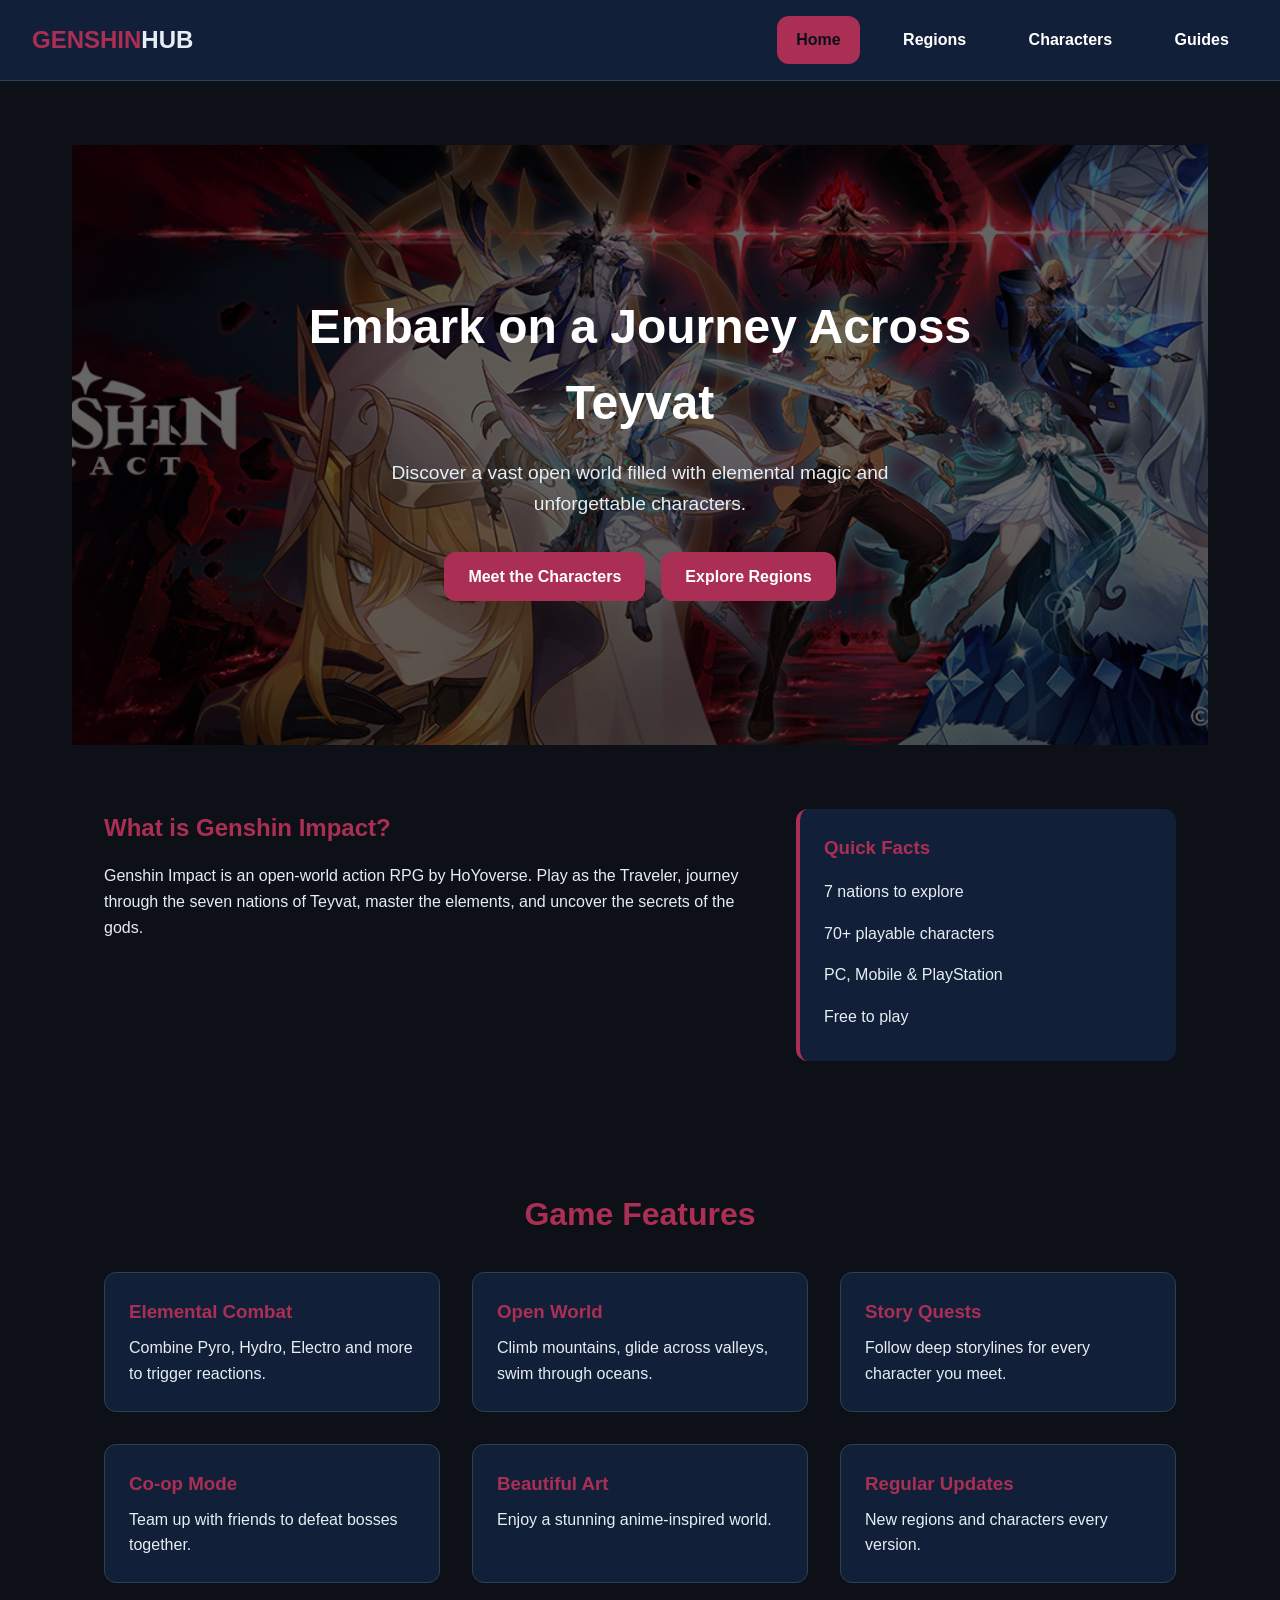
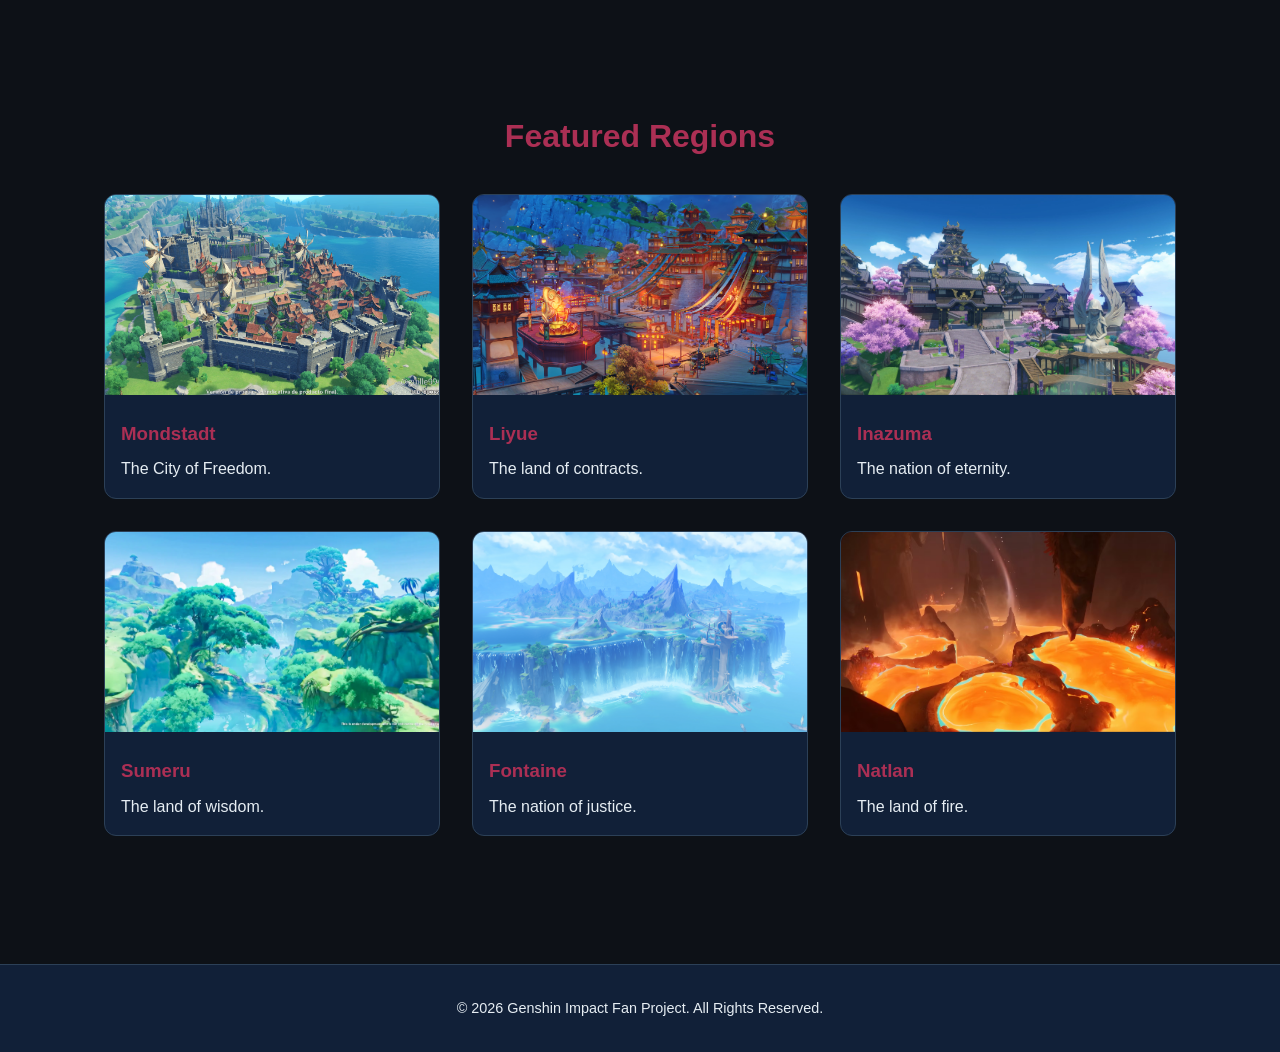
<file: index.html>
<!DOCTYPE html>
<html lang="en">
<head>
  <meta charset="UTF-8" />
  <meta name="viewport" content="width=device-width, initial-scale=1.0" />
  <title>Genshin Impact — Home</title>
  <link rel="stylesheet" href="css/style.css" />
  <link rel="stylesheet" href="css/responsive.css" />
</head>
<body>

  <header class="main-header">
    <div class="logo">
      <h2>GENSHIN<span>HUB</span></h2>
    </div>
    <nav class="nav-menu">
      <a href="index.html" class="active">Home</a>
      <a href="regions.html">Regions</a>
      <a href="characters.html">Characters</a>
      <a href="guides.html">Guides</a>
    </nav>
  </header>

  <main>

    <!-- SECTION 1: HERO (Flexbox) -->
    <section class="hero">
      <img src="images/banner.jpeg" alt="Genshin Impact characters together" class="hero-img" />
      <div class="hero-content">
        <h1>Embark on a Journey Across Teyvat</h1>
        <p>Discover a vast open world filled with elemental magic and unforgettable characters.</p>
        <div class="hero-buttons">
          <a href="characters.html" class="btn">Meet the Characters</a>
          <a href="regions.html" class="btn">Explore Regions</a>
        </div>
      </div>
    </section>

    <!-- SECTION 2: INTRO (Article + Aside) -->
    <section class="intro">
      <article>
        <h2>What is Genshin Impact?</h2>
        <p>
          Genshin Impact is an open-world action RPG by HoYoverse. Play as the
          Traveler, journey through the seven nations of Teyvat, master the
          elements, and uncover the secrets of the gods.
        </p>
      </article>
      <aside>
        <h3>Quick Facts</h3>
        <ul>
          <li>7 nations to explore</li>
          <li>70+ playable characters</li>
          <li>PC, Mobile & PlayStation</li>
          <li>Free to play</li>
        </ul>
      </aside>
    </section>

    <!-- SECTION 3: FEATURES (Grid — 6 items) -->
    <section class="features">
      <h2>Game Features</h2>
      <div class="features-grid">
        <article class="feature-card">
          <h3>Elemental Combat</h3>
          <p>Combine Pyro, Hydro, Electro and more to trigger reactions.</p>
        </article>
        <article class="feature-card">
          <h3>Open World</h3>
          <p>Climb mountains, glide across valleys, swim through oceans.</p>
        </article>
        <article class="feature-card">
          <h3>Story Quests</h3>
          <p>Follow deep storylines for every character you meet.</p>
        </article>
        <article class="feature-card">
          <h3>Co-op Mode</h3>
          <p>Team up with friends to defeat bosses together.</p>
        </article>
        <article class="feature-card">
          <h3>Beautiful Art</h3>
          <p>Enjoy a stunning anime-inspired world.</p>
        </article>
        <article class="feature-card">
          <h3>Regular Updates</h3>
          <p>New regions and characters every version.</p>
        </article>
      </div>
    </section>

    <!-- SECTION 4: HOME REGIONS (Grid — 6 items) -->
    <section class="home-regions">
      <h2>Featured Regions</h2>
      <div class="home-regions-grid">
        <figure class="home-region-card">
          <img src="images/mondstadt.png" alt="Mondstadt city" />
          <figcaption>
            <h3>Mondstadt</h3>
            <p>The City of Freedom.</p>
          </figcaption>
        </figure>
        <figure class="home-region-card">
          <img src="images/liyue.jpg" alt="Liyue harbor" />
          <figcaption>
            <h3>Liyue</h3>
            <p>The land of contracts.</p>
          </figcaption>
        </figure>
        <figure class="home-region-card">
          <img src="images/inazuma.jpg" alt="Inazuma islands" />
          <figcaption>
            <h3>Inazuma</h3>
            <p>The nation of eternity.</p>
          </figcaption>
        </figure>
        <figure class="home-region-card">
          <img src="images/sumeru.jpg" alt="Sumeru rainforest" />
          <figcaption>
            <h3>Sumeru</h3>
            <p>The land of wisdom.</p>
          </figcaption>
        </figure>
        <figure class="home-region-card">
          <img src="images/fontaine.jpg" alt="Fontaine canals" />
          <figcaption>
            <h3>Fontaine</h3>
            <p>The nation of justice.</p>
          </figcaption>
        </figure>
        <figure class="home-region-card">
          <img src="images/natlan.jpg" alt="Natlan volcanoes" />
          <figcaption>
            <h3>Natlan</h3>
            <p>The land of fire.</p>
          </figcaption>
        </figure>
      </div>
    </section>

  </main>

  <footer class="main-footer">
    <p>&copy; 2026 Genshin Impact Fan Project. All Rights Reserved.</p>
  </footer>

</body>
</html>
</file>
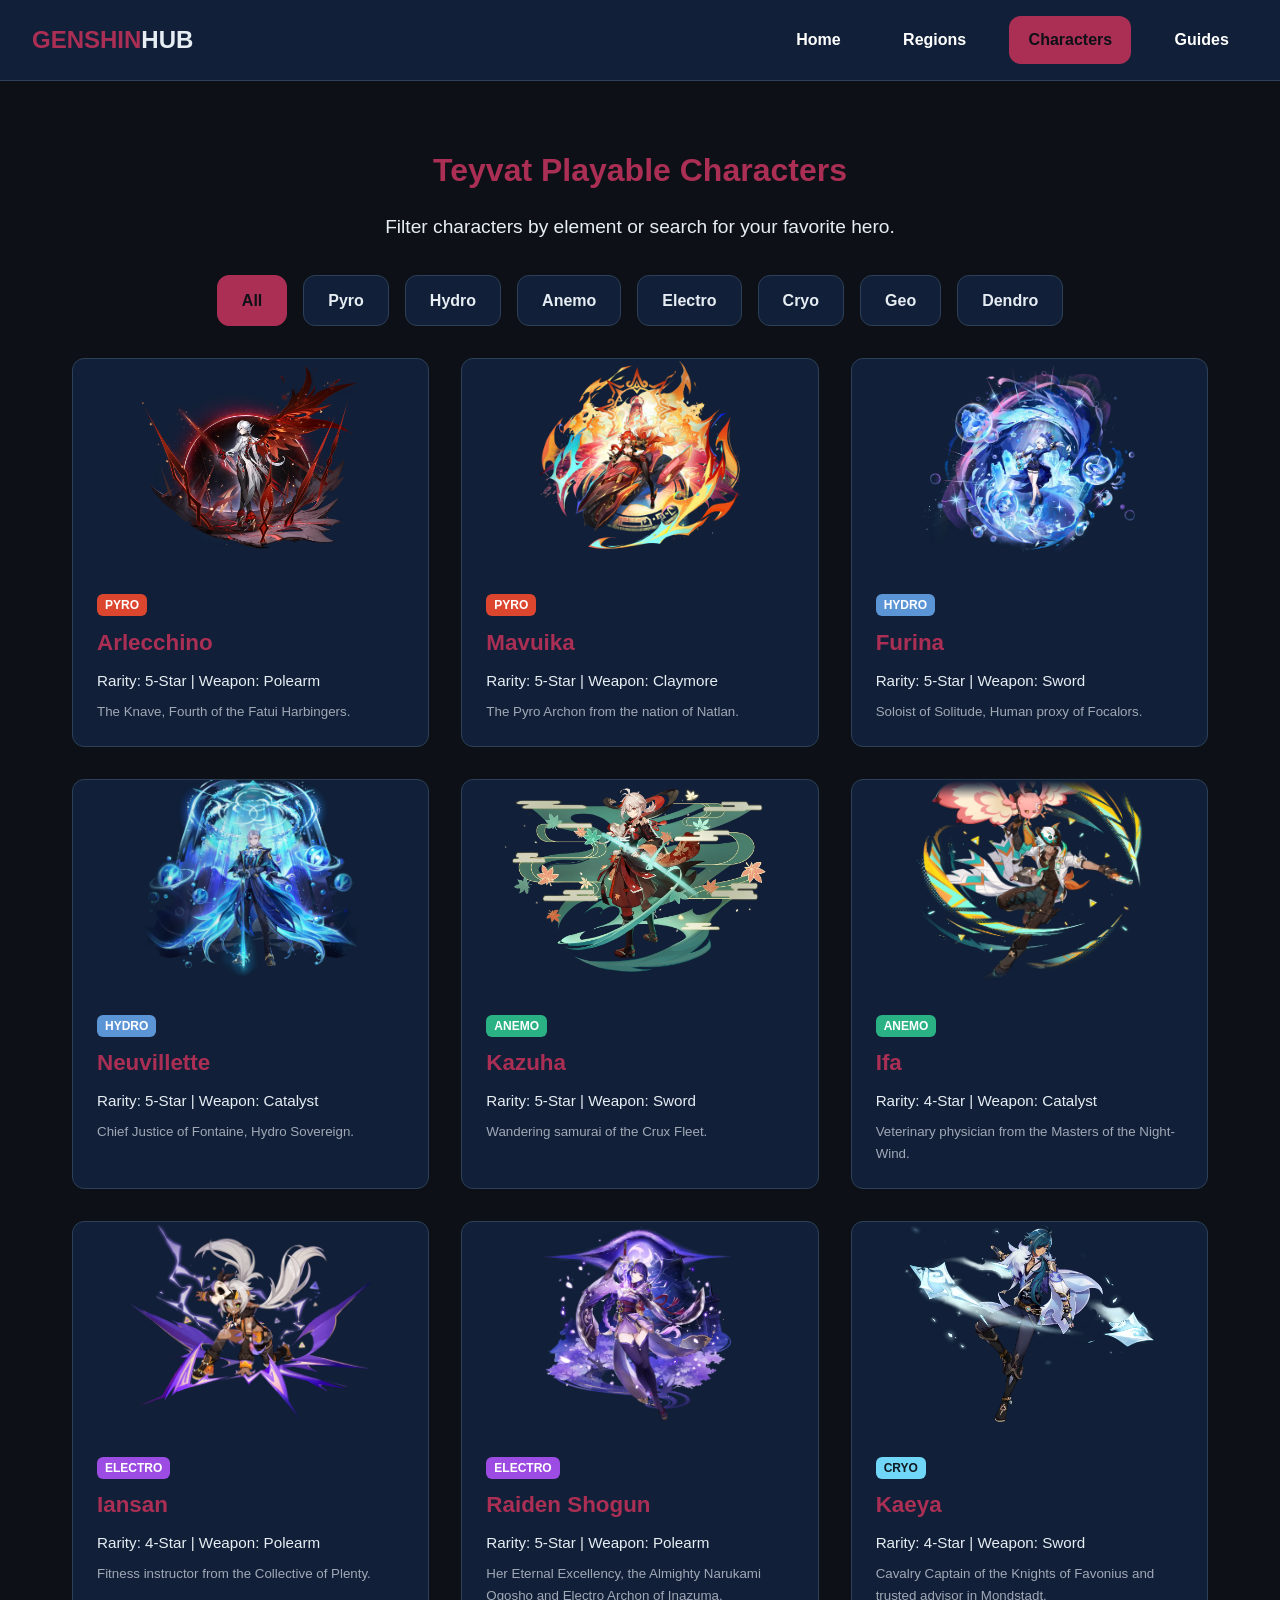
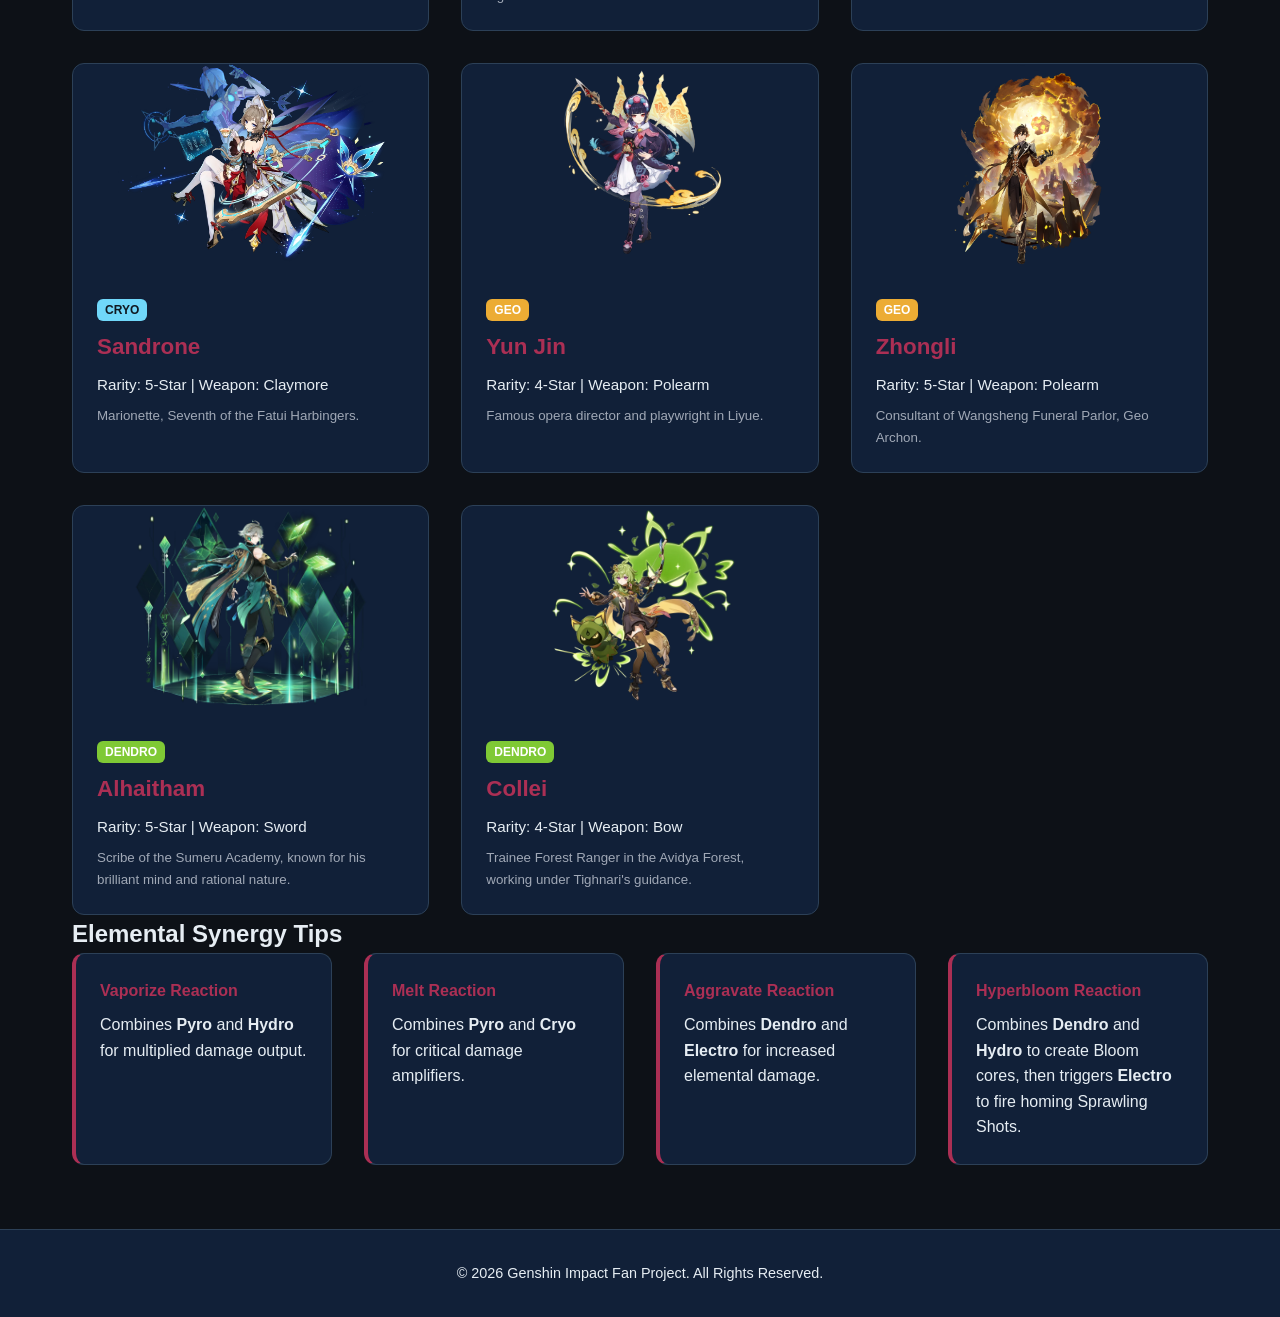
<file: characters.html>
<!DOCTYPE html>
<html lang="en">
<head>
    <meta charset="UTF-8">
    <meta name="viewport" content="width=device-width, initial-scale=1.0">

    <title>Genshin Fan Website</title>

    <link rel="stylesheet" href="css/style.css">
    <link rel="stylesheet" href="css/responsive.css">
</head>

<body>

<header class="main-header">
    <div class="logo">
        <h2>GENSHIN<span>HUB</h2>
    </div>
    <nav class="nav-menu">
        <a href="index.html">Home</a>
        <a href="regions.html">Regions</a>
        <a href="characters.html" class="active">Characters</a>
        <a href="guides.html">Guides</a>
    </nav>
</header>

<main>
    
    <input type="radio" name="element-filter" id="all" checked>
    <input type="radio" name="element-filter" id="pyro">
    <input type="radio" name="element-filter" id="hydro">
    <input type="radio" name="element-filter" id="anemo">
    <input type="radio" name="element-filter" id="electro">
    <input type="radio" name="element-filter" id="cryo">
    <input type="radio" name="element-filter" id="geo">
    <input type="radio" name="element-filter" id="dendro">

    <!-- SECTION 1 -->
    <section class="filter-section">
        <h1>Teyvat Playable Characters</h1>
        <p>Filter characters by element or search for your favorite hero.</p>

        <div class="filter-bar">
            <label for="all" class="filter-btn">All</label>
            <label for="pyro" class="filter-btn">Pyro</label>
            <label for="hydro" class="filter-btn">Hydro</label>
            <label for="anemo" class="filter-btn">Anemo</label>
            <label for="electro" class="filter-btn">Electro</label>
            <label for="cryo" class="filter-btn">Cryo</label>
            <label for="geo" class="filter-btn">Geo</label>
            <label for="dendro" class="filter-btn">Dendro</label>
        </div>
    </section>

    <!-- SECTION 2 -->
    <section class="character-display">
        <div class="character-grid">

            <!-- Card 1 -->
            <article class="char-card" data-element="pyro">
                <img src="images/Arlecchino.webp.webp" alt="Arlecchino">
                <div class="char-info">
                    <span class="badge pyro">Pyro</span>
                    <h3>Arlecchino</h3>
                    <p>Rarity: 5-Star | Weapon: Polearm</p>
                    <small>The Knave, Fourth of the Fatui Harbingers.</small>
                </div>
            </article>

            <!-- Card 2 -->
            <article class="char-card" data-element="pyro">
                <img src="images/Mavuika.webp.webp" alt="Mavuika">
                <div class="char-info">
                    <span class="badge pyro">Pyro</span>
                    <h3>Mavuika</h3>
                    <p>Rarity: 5-Star | Weapon: Claymore</p>
                    <small>The Pyro Archon from the nation of Natlan.</small>
                </div>
            </article>

            <!-- Card 3 -->
            <article class="char-card" data-element="hydro">
                <img src="images/Furina.webp.webp" alt="Furina">
                <div class="char-info">
                    <span class="badge hydro">Hydro</span>
                    <h3>Furina</h3>
                    <p>Rarity: 5-Star | Weapon: Sword</p>
                    <small>Soloist of Solitude, Human proxy of Focalors.</small>
                </div>
            </article>

            <!-- Card 4 -->
            <article class="char-card" data-element="hydro">
                <img src="images/Neuvillette.webp.webp" alt="Neuvillette">
                <div class="char-info">
                    <span class="badge hydro">Hydro</span>
                    <h3>Neuvillette</h3>
                    <p>Rarity: 5-Star | Weapon: Catalyst</p>
                    <small>Chief Justice of Fontaine, Hydro Sovereign.</small>
                </div>
            </article>

            <!-- Card 5 -->
            <article class="char-card" data-element="anemo">
                <img src="images/Kazuha.webp.webp" alt="Kazuha">
                <div class="char-info">
                    <span class="badge anemo">Anemo</span>
                    <h3>Kazuha</h3>
                    <p>Rarity: 5-Star | Weapon: Sword</p>
                    <small>Wandering samurai of the Crux Fleet.</small>
                </div>
            </article>

            <!-- Card 6 -->
            <article class="char-card" data-element="anemo">
                <img src="images/Ifa.webp" alt="Ifa">
                <div class="char-info">
                    <span class="badge anemo">Anemo</span>
                    <h3>Ifa</h3>
                    <p>Rarity: 4-Star | Weapon: Catalyst</p>
                    <small>Veterinary physician from the Masters of the Night-Wind.</small>
                </div>
            </article>

            <!-- Card 7 -->
             <article class="char-card" data-element="electro">
                <img src="images/Iansan.webp" alt="Iansan">
                <div class="char-info">
                    <span class="badge electro">Electro</span>
                    <h3>Iansan</h3>
                    <p>Rarity: 4-Star | Weapon: Polearm</p>
                    <small>Fitness instructor from the Collective of Plenty.</small>
                </div>
            </article>

            <!-- Card 8 -->
             <article class="char-card" data-element="electro">
                <img src="images/Raiden.webp.webp" alt="Raiden Shogun">
                <div class="char-info">
                    <span class="badge electro">Electro</span>
                    <h3>Raiden Shogun</h3>
                    <p>Rarity: 5-Star | Weapon: Polearm</p>
                    <small>Her Eternal Excellency, the Almighty Narukami Ogosho and Electro Archon of Inazuma.</small>
                </div>
            </article>

            <!-- Card 9 -->
            <article class="char-card" data-element="cryo">
                <img src="images/Kaeya.webp.webp" alt="Kaeya">
                <div class="char-info">
                    <span class="badge cryo">Cryo</span>
                    <h3>Kaeya</h3>
                    <p>Rarity: 4-Star | Weapon: Sword</p>
                    <small>Cavalry Captain of the Knights of Favonius and trusted advisor in Mondstadt.</small>
                </div>
            </article>

            <!-- Card 10 -->
            <article class="char-card" data-element="cryo">
                <img src="images/Sandrone.webp" alt="Sandrone">
                <div class="char-info">
                    <span class="badge cryo">Cryo</span>
                    <h3>Sandrone</h3>
                    <p>Rarity: 5-Star | Weapon: Claymore</p>
                    <small>Marionette, Seventh of the Fatui Harbingers.</small>
                </div>
            </article>

            <!-- Card 11 -->
            <article class="char-card" data-element="geo">
                <img src="images/Yun Jin.webp" alt="Yun Jin">
                <div class="char-info">
                    <span class="badge geo">Geo</span>
                    <h3>Yun Jin</h3>
                    <p>Rarity: 4-Star | Weapon: Polearm</p>
                    <small>Famous opera director and playwright in Liyue.</small>
                </div>
            </article>

            <!-- Card 12 -->
            <article class="char-card" data-element="geo">
                <img src="images/Zhongli.webp.webp" alt="Zhongli">
                <div class="char-info">
                    <span class="badge geo">Geo</span>
                    <h3>Zhongli</h3>
                    <p>Rarity: 5-Star | Weapon: Polearm</p>
                    <small>Consultant of Wangsheng Funeral Parlor, Geo Archon.</small>
                </div>
            </article>

            <!-- Card 13 -->
            <article class="char-card" data-element="dendro">
                <img src="images/Alhaitham.webp" alt="Alhaitham">
                <div class="char-info">
                    <span class="badge dendro">Dendro</span>
                    <h3>Alhaitham</h3>
                    <p>Rarity: 5-Star | Weapon: Sword</p>
                    <small>Scribe of the Sumeru Academy, known for his brilliant mind and rational nature.</small>
                </div>
            </article>

            <!-- Card 14 -->
            <article class="char-card" data-element="dendro">
                <img src="images/Collei.webp" alt="Collei">
                <div class="char-info">
                    <span class="badge dendro">Dendro</span>
                    <h3>Collei</h3>
                    <p>Rarity: 4-Star | Weapon: Bow</p>
                    <small>Trainee Forest Ranger in the Avidya Forest, working under Tighnari's guidance.</small>
                </div>
            </article>
        </div>
    </section>

    <!-- SECTION 3 -->
    <section class="elemantal-resonance">
        <h2>Elemental Synergy Tips</h2>
        <div class="synergy-container">
            <div class="synergy-box">
                <h4>Vaporize Reaction</h4>
                <p>Combines <strong>Pyro</strong> and <strong>Hydro</strong> for multiplied damage output.</p>
            </div>
            <div class="synergy-box">
                <h4>Melt Reaction</h4>
                <p>Combines <strong>Pyro</strong> and <strong>Cryo</strong> for critical damage amplifiers.</p>
            </div>
            <div class="synergy-box">
                <h4>Aggravate Reaction</h4>
                <p>Combines <strong>Dendro</strong> and <strong>Electro</strong> for increased elemental damage.</p>
            </div>
            <div class="synergy-box">
                <h4>Hyperbloom Reaction</h4>
                <p>Combines <strong>Dendro</strong> and <strong>Hydro</strong> to create Bloom cores, then triggers <strong>Electro</strong> to fire homing Sprawling Shots.</p>
            </div>
        </div>
    </section>
</main>

<footer class="main-footer">
    <p>&copy; 2026 Genshin Impact Fan Project. All Rights Reserved.</p>

</footer>

</body>
</html>
</file>
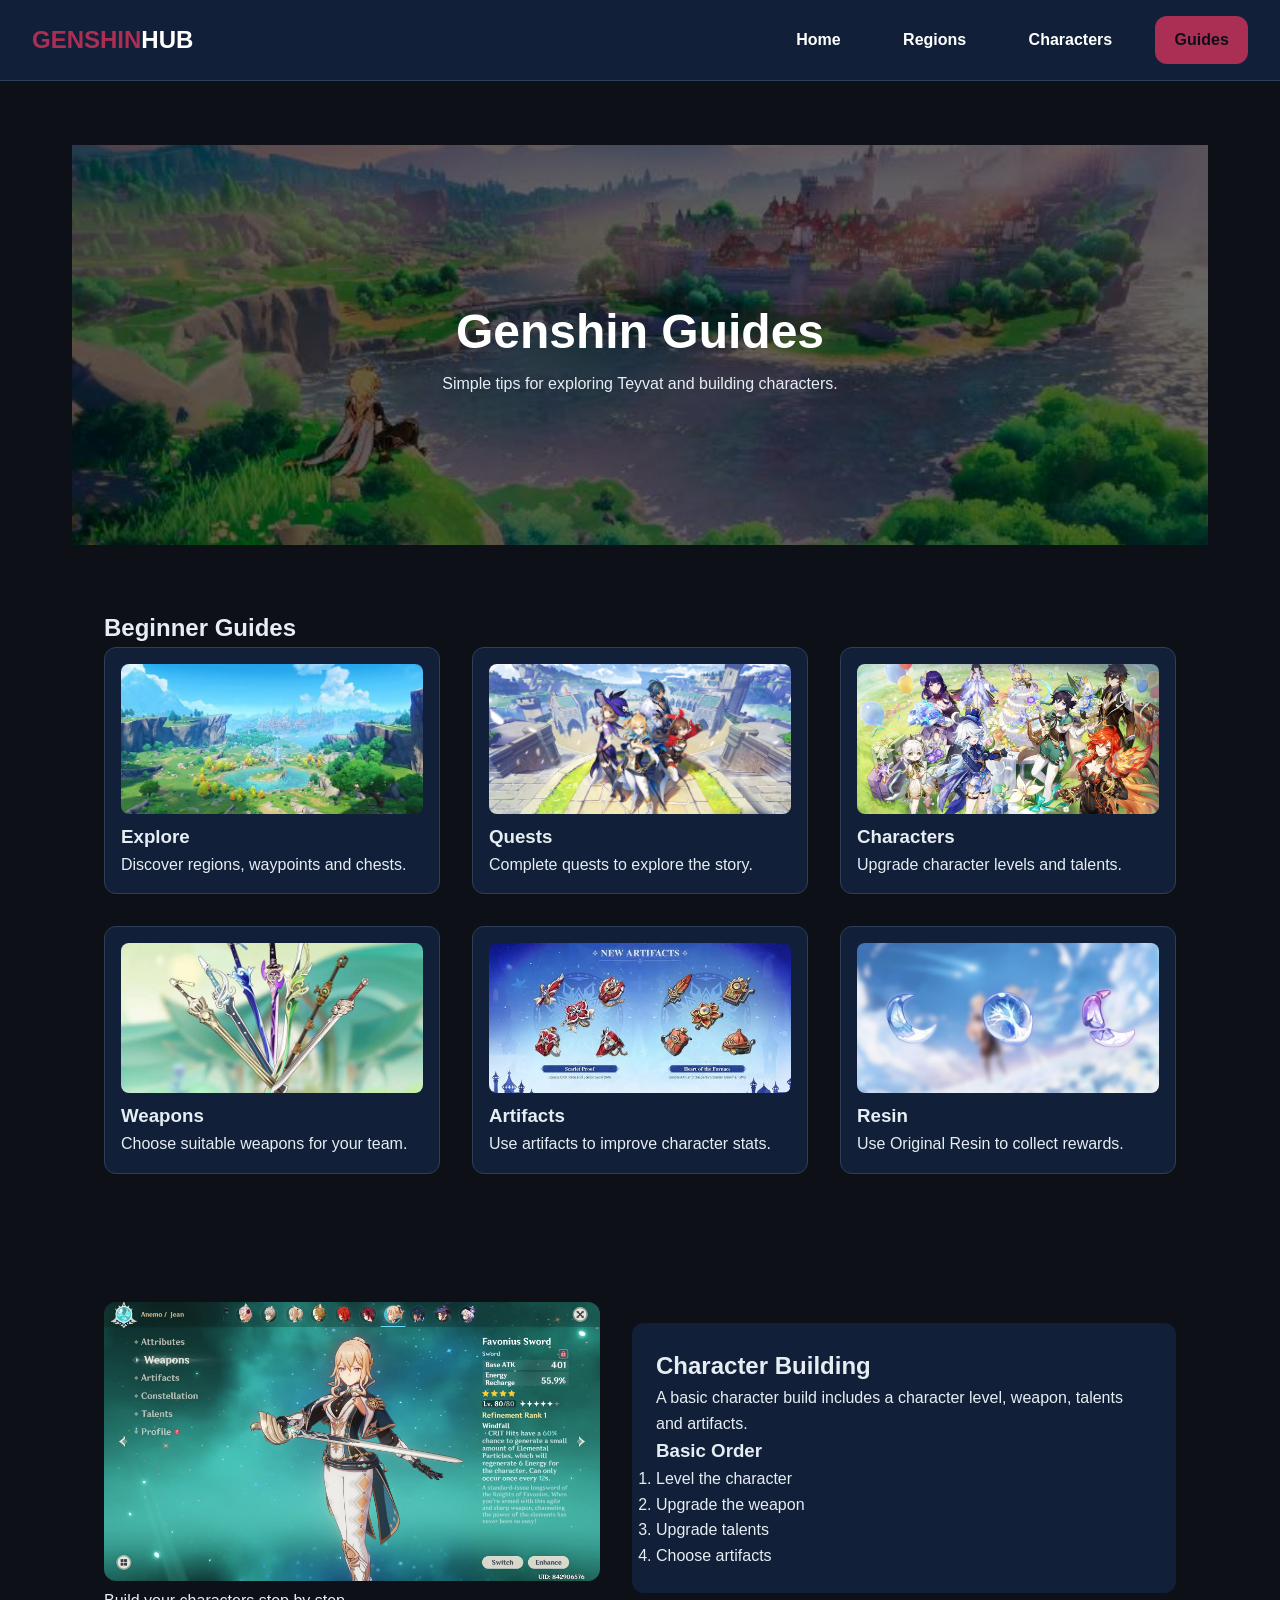
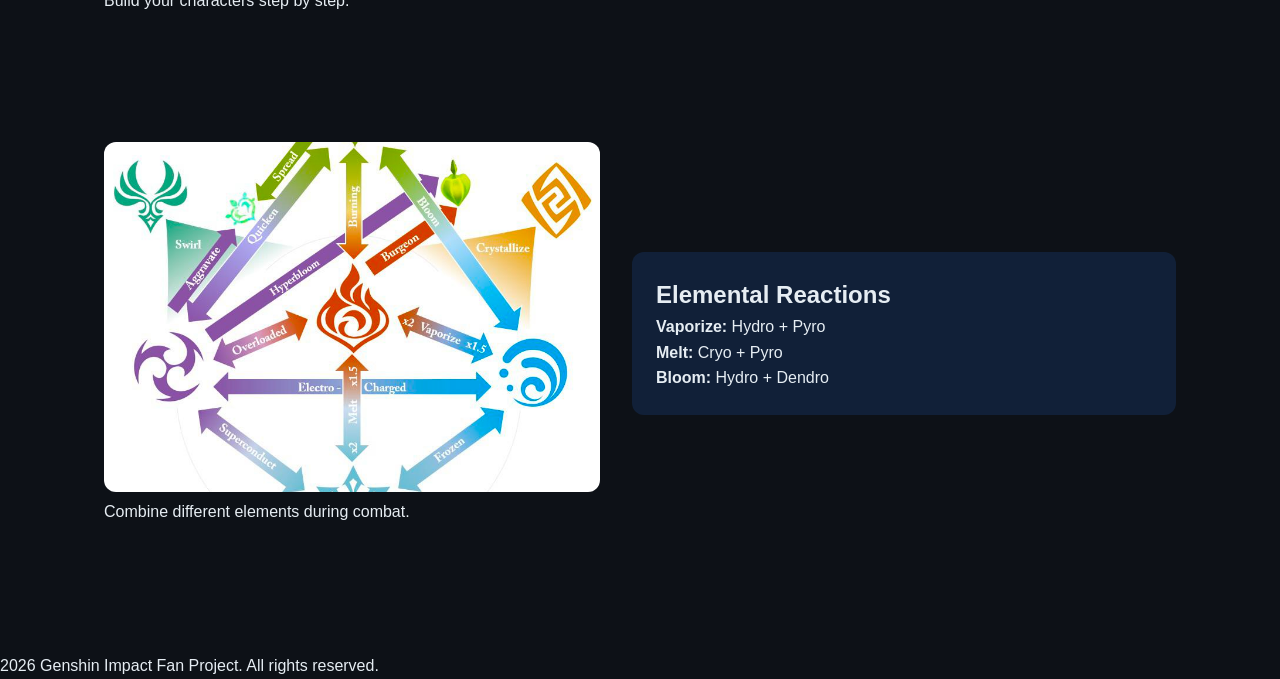
<file: guides.html>
<!DOCTYPE html>
<html lang="en">

<head>
    <meta charset="UTF-8">
    <meta name="viewport" content="width=device-width, initial-scale=1.0">

    <title>Genshin Fan Website | Guides</title>

    <link rel="stylesheet" href="css/style.css">
    <link rel="stylesheet" href="css/responsive.css">
</head>

<body>

<header class="site-header">

    <a href="index.html" class="logo">
        GENSHIN<span>HUB</span>
    </a>

    <nav>
        <ul class="nav-menu">
            <li><a href="index.html">Home</a></li>
            <li><a href="regions.html">Regions</a></li>
            <li><a href="characters.html">Characters</a></li>
            <li><a href="guides.html" class="active">Guides</a></li>
        </ul>
    </nav>

</header>

<main>


    <section class="guide-hero">

        <img src="images/genshinFon.jpg" alt="Genshin Impact world">

        <div>
            <h1>Genshin Guides</h1>
            <p>Simple tips for exploring Teyvat and building characters.</p>
        </div>

    </section>


    <section class="guides">

        <h2>Beginner Guides</h2>

        <div class="guides-grid">

            <article class="guide-card">
                <img src="images/explore.jpg" alt="Exploring Teyvat">
                <h3>Explore</h3>
                <p>Discover regions, waypoints and chests.</p>
            </article>

            <article class="guide-card">
                <img src="images/gFon.webp" alt="Genshin Impact quests">
                <h3>Quests</h3>
                <p>Complete quests to explore the story.</p>
            </article>

            <article class="guide-card">
                <img src="images/chara.webp" alt="Genshin Impact characters">
                <h3>Characters</h3>
                <p>Upgrade character levels and talents.</p>
            </article>

            <article class="guide-card">
                <img src="images/weap.jpg" alt="Genshin Impact weapons">
                <h3>Weapons</h3>
                <p>Choose suitable weapons for your team.</p>
            </article>

            <article class="guide-card">
                <img src="images/artif.jpg" alt="Genshin Impact artifacts">
                <h3>Artifacts</h3>
                <p>Use artifacts to improve character stats.</p>
            </article>

            <article class="guide-card">
                <img src="images/resin.avif" alt="Original Resin">
                <h3>Resin</h3>
                <p>Use Original Resin to collect rewards.</p>
            </article>

        </div>

    </section>

    <section class="guide-build">

        <figure>
            <img src="images/charaBuild.webp" alt="Genshin Impact character building">
            <figcaption>Build your characters step by step.</figcaption>
        </figure>

        <article>

            <h2>Character Building</h2>

            <p>
                A basic character build includes a character level,
                weapon, talents and artifacts.
            </p>

            <aside>
                <h3>Basic Order</h3>

                <ol>
                    <li>Level the character</li>
                    <li>Upgrade the weapon</li>
                    <li>Upgrade talents</li>
                    <li>Choose artifacts</li>
                </ol>
            </aside>

        </article>

    </section>


    <section class="guide-elements">

        <figure>
            <img src="images/react.jpg" alt="Genshin Impact elemental reactions">
            <figcaption>Combine different elements during combat.</figcaption>
        </figure>

        <article>

            <h2>Elemental Reactions</h2>

            <p>
                <strong>Vaporize:</strong> Hydro + Pyro
            </p>

            <p>
                <strong>Melt:</strong> Cryo + Pyro
            </p>

            <p>
                <strong>Bloom:</strong> Hydro + Dendro
            </p>

        </article>

    </section>

</main>


<footer class="site-footer">
    <p>2026 Genshin Impact Fan Project. All rights reserved.</p>
</footer>

</body>
</html>
</file>
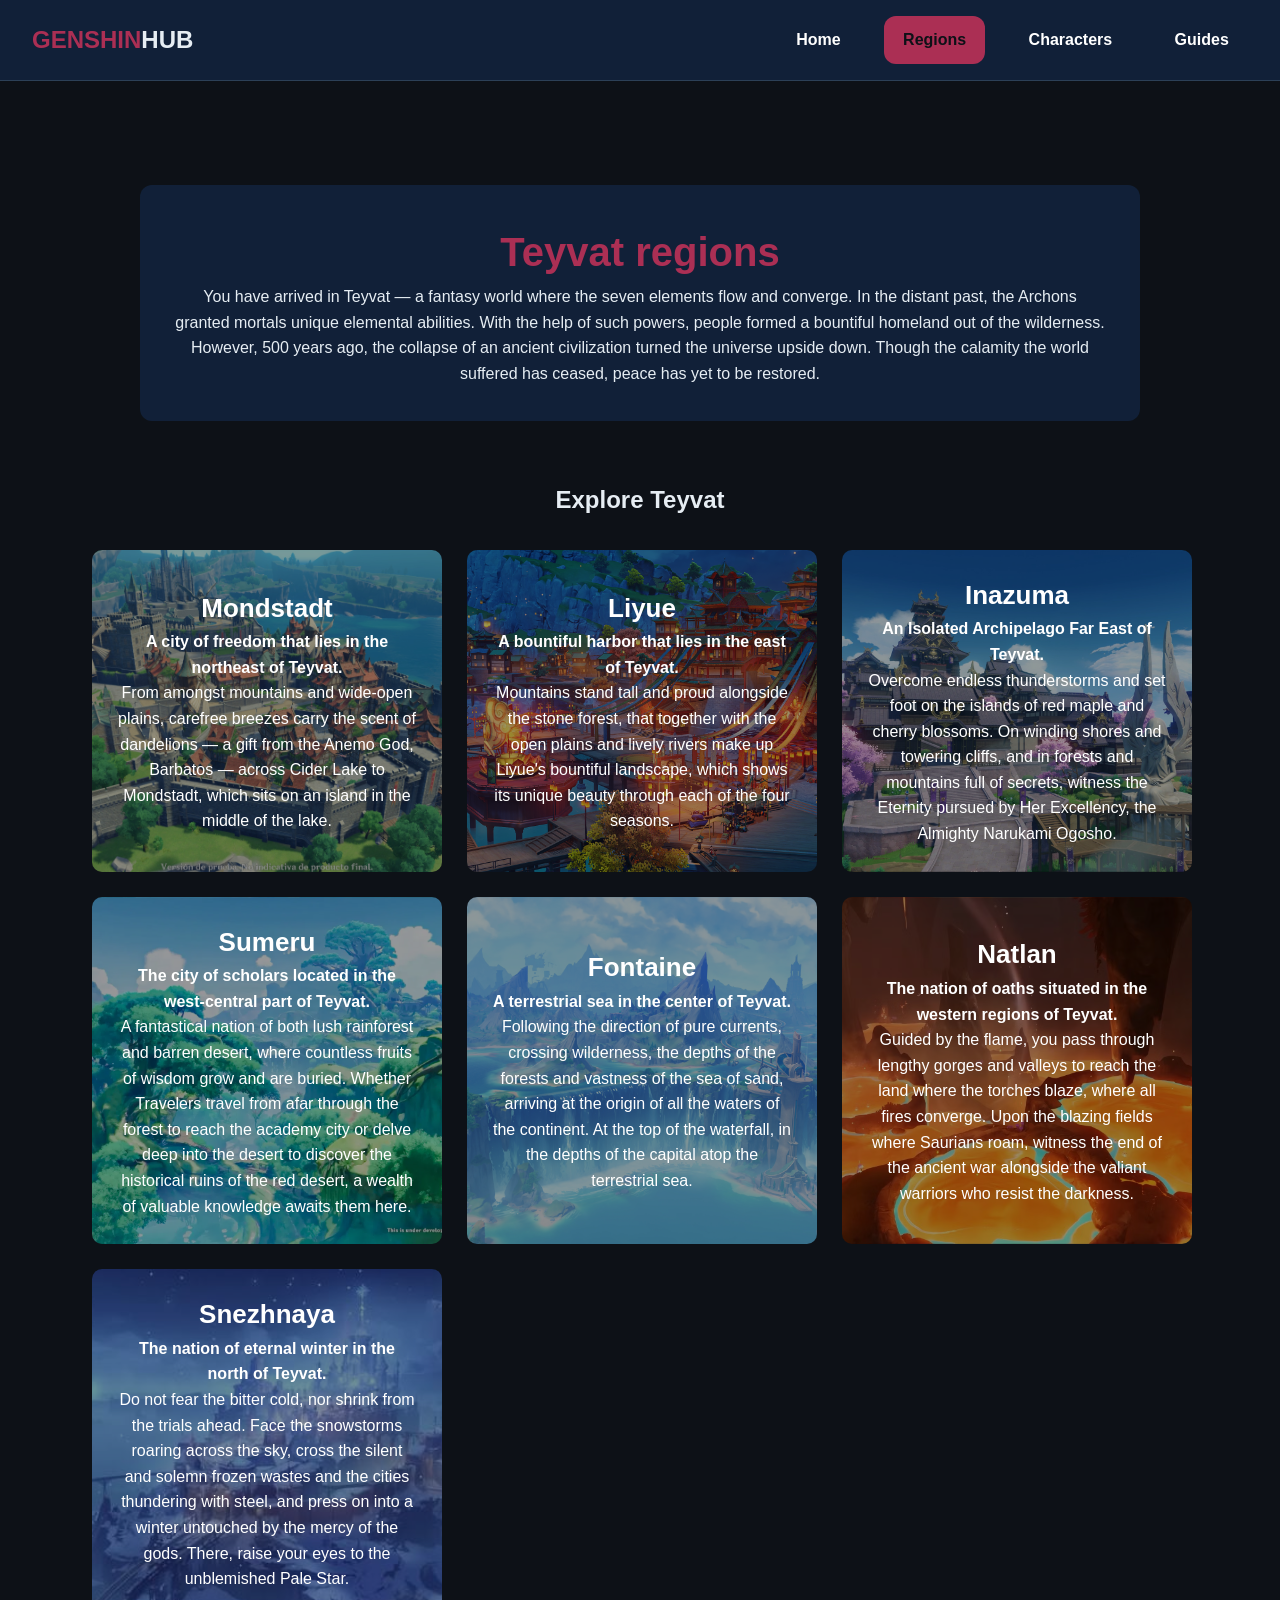
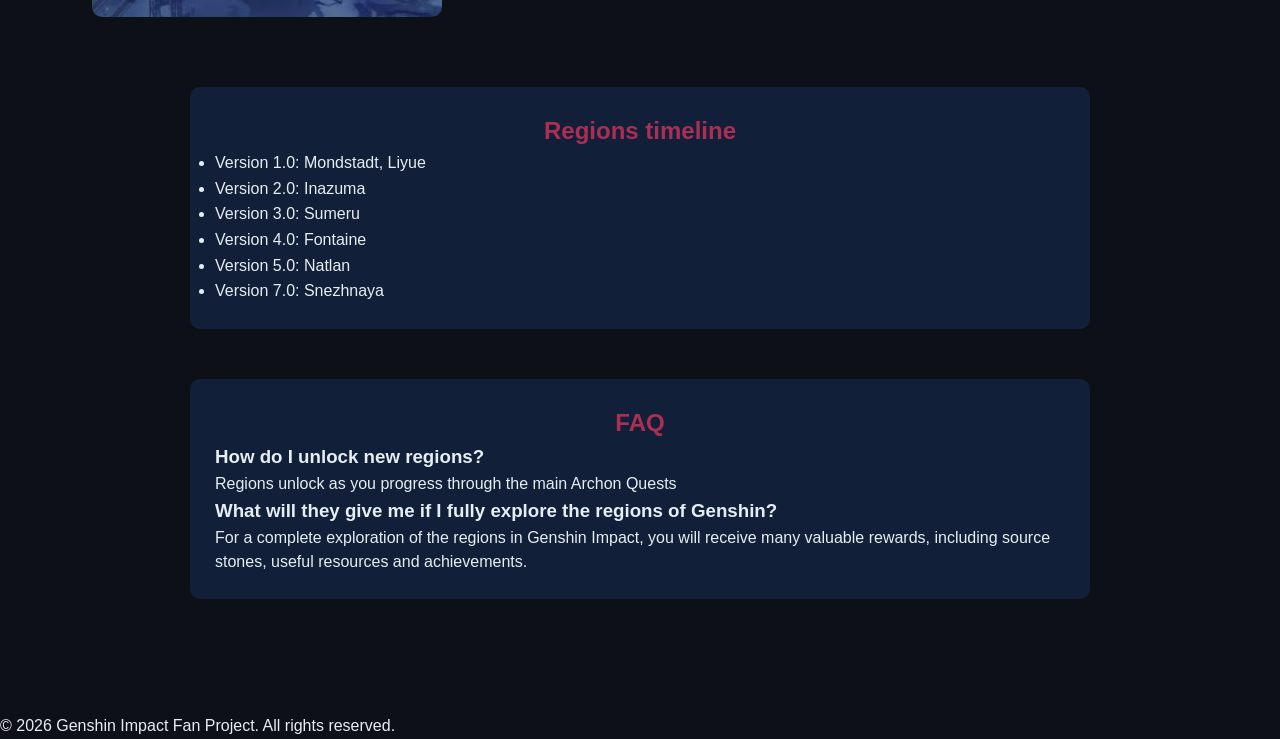
<file: regions.html>
<!DOCTYPE html>
<html lang="en">
<head>
    <meta charset="UTF-8">
    <meta name="viewport" content="width=device-width, initial-scale=1.0">

    <title>Genshin regions</title>

    <link rel="stylesheet" href="css/style.css">
    <link rel="stylesheet" href="css/responsive.css">
</head>

<body>

<header class="main-header">
    <div class="logo">
        <h2>GENSHIN<span>HUB</h2>
    </div>
    <nav class="nav-menu">
        <a href="index.html">Home</a>
        <a href="regions.html" class="active">Regions</a>
        <a href="characters.html">Characters</a>
        <a href="guides.html">Guides</a>
    </nav>
</header>

<main>
    <div class="regions0">
            <h1>Teyvat regions</h1>
            <p>You have arrived in Teyvat — a fantasy world where the seven elements flow and converge. In the distant past, the Archons granted mortals unique elemental abilities. With the help of such powers, people formed a bountiful homeland out of the wilderness. However, 500 years ago, the collapse of an ancient civilization turned the universe upside down. Though the calamity the world suffered has ceased, peace has yet to be restored.</p>
    </div>

    <div class="regions">
        <h2>Explore Teyvat</h2>

        <div class="region-grid">

                <div class="mondstadt-card">
                    <h3>Mondstadt</h3>
                    <h4>A city of freedom that lies in the northeast of Teyvat.</h4>
                    <p>From amongst mountains and wide-open plains, carefree breezes carry the scent of dandelions — a gift from the Anemo God, Barbatos — across Cider Lake to Mondstadt, which sits on an island in the middle of the lake.</p>
                </div>
                <div class="liyue-card">
                    <h3>Liyue</h3>
                    <h4>A bountiful harbor that lies in the east of Teyvat.</h4>
                    <p>Mountains stand tall and proud alongside the stone forest, that together with the open plains and lively rivers make up Liyue's bountiful landscape, which shows its unique beauty through each of the four seasons.</p>
                </div>
                <div class="inazuma-card">
                    <h3>Inazuma</h3>
                    <h4>An Isolated Archipelago Far East of Teyvat.</h4>
                    <p>Overcome endless thunderstorms and set foot on the islands of red maple and cherry blossoms. On winding shores and towering cliffs, and in forests and mountains full of secrets, witness the Eternity pursued by Her Excellency, the Almighty Narukami Ogosho.</p>
                </div>
                <div class="sumeru-card">
                    <h3>Sumeru</h3>
                    <h4>The city of scholars located in the west-central part of Teyvat.</h4>
                    <p>A fantastical nation of both lush rainforest and barren desert, where countless fruits of wisdom grow and are buried. Whether Travelers travel from afar through the forest to reach the academy city or delve deep into the desert to discover the historical ruins of the red desert, a wealth of valuable knowledge awaits them here.</p>
                </div>
                <div class="fontaine-card">
                    <h3>Fontaine</h3>
                    <h4>A terrestrial sea in the center of Teyvat.</h4>
                    <p>Following the direction of pure currents, crossing wilderness, the depths of the forests and vastness of the sea of sand, arriving at the origin of all the waters of the continent. At the top of the waterfall, in the depths of the capital atop the terrestrial sea.</p>
                </div>
                <div class="natlan-card">
                    <h3>Natlan</h3>
                    <h4>The nation of oaths situated in the western regions of Teyvat.</h4>
                    <p>Guided by the flame, you pass through lengthy gorges and valleys to reach the land where the torches blaze, where all fires converge. Upon the blazing fields where Saurians roam, witness the end of the ancient war alongside the valiant warriors who resist the darkness.</p>
                </div>
                <div class="snezhnaya-card">
                    <h3>Snezhnaya</h3>
                    <h4>The nation of eternal winter in the north of Teyvat.</h4>
                    <p>Do not fear the bitter cold, nor shrink from the trials ahead. Face the snowstorms roaring across the sky, cross the silent and solemn frozen wastes and the cities thundering with steel, and press on into a winter untouched by the mercy of the gods. There, raise your eyes to the unblemished Pale Star.</p>
                </div>
        </div>
    </div>

    <div class="timeline">
        <h2>Regions timeline</h2>
        <ul class="timeline-list">
            <li>Version 1.0: Mondstadt, Liyue</li>
            <li>Version 2.0: Inazuma</li>
            <li>Version 3.0: Sumeru</li>
            <li>Version 4.0: Fontaine</li>
            <li>Version 5.0: Natlan</li>
            <li>Version 7.0: Snezhnaya</li>
        </ul>
    </div>

    <div class="faq">
        <h2>FAQ</h2>
        <h3>How do I unlock new regions?</h3>
        <p>Regions unlock as you progress through the main Archon Quests</p>
        <h3>What will they give me if I fully explore the regions of Genshin?</h3>
        <p>For a complete exploration of the regions in Genshin Impact, you will receive many valuable rewards, including source stones, useful resources and achievements.</p>
    </div>
</main>

<footer class="site-footer">
    <p>&copy; 2026 Genshin Impact Fan Project. All rights reserved.</p>
  </footer>

</body>
</html>
</file>
<file: css/style.css>
* {
  margin: 0;
  padding: 0;
  box-sizing: border-box;
}

body {
  font-family: 'Segoe UI', sans-serif;
  background-color: #0d1117;
  color: #e6edf3;
  line-height: 1.6;
}

a {
  text-decoration: none;
  color: #ab2f54;
}

a:hover,
a:focus {
  color: #133a67;
  outline: 2px solid #02234a;
  outline-offset: 2px;
}

/* HEADER */
.main-header {
  display: flex;
  justify-content: space-between;
  align-items: center;
  flex-wrap: wrap;
  gap: 1rem;
  padding: 1rem 2rem;
  background-color: #112038;
  border-bottom: 1px solid #2c4057;
}

.logo h2 {
  font-size: 1.5rem;
  font-weight: bold;
  color: #ab2f54;
}

.logo h2 span {
  color: #e6edf3;
}

.nav-menu {
  display: flex;
  gap: 1rem;
}

.nav-menu a {
  padding: 0.5rem 1rem;
  border-radius: 12px;
  font-weight: bold;
  color: #e6edf3;
  transition: background 0.3s ease, color 0.3s ease;
}

.nav-menu a:hover,
.nav-menu a:focus,
.nav-menu a.active {
  background: #ab2f54;
  color: #0d1117;
}

/* MAIN CONTENT */
main {
  padding: 4rem 2rem;
  max-width: 1200px;
  margin: 0 auto;
}

/* FILTERS */
.filter-section {
  text-align: center;
  margin-bottom: 2rem;
}

.filter-section h1 {
  font-size: 2rem;
  margin-bottom: 1rem;
  color: #ab2f54;
}

.filter-section p {
  color: #e6edf3;
  margin-bottom: 2rem;
  font-size: 1.2rem;
}

.filter-bar {
  display: flex;
  justify-content: center;
  gap: 1rem;
  flex-wrap: wrap;
}

.filter-btn {
  padding: 0.75rem 1.5rem;
  background-color: #112038;
  border: 1px solid #2c4057;
  color: #e6edf3;
  border-radius: 12px;
  cursor: pointer;
  font-weight: bold;
  transition: all 0.25s ease;
}

.filter-btn:hover,
.filter-btn:focus,
.filter-btn.active {
  background-color: #ab2f54;
  color: #0d1117;
  border-color: #ab2f54;
}

input[name="element-filter"] {
    display: none;
}

#pyro:checked ~ .character-display .char-card:not([data-element="pyro"]),
#hydro:checked ~ .character-display .char-card:not([data-element="hydro"]),
#anemo:checked ~ .character-display .char-card:not([data-element="anemo"]),
#electro:checked ~ .character-display .char-card:not([data-element="electro"]),
#cryo:checked ~ .character-display .char-card:not([data-element="cryo"]),
#geo:checked ~ .character-display .char-card:not([data-element="geo"]),
#dendro:checked ~ .character-display .char-card:not([data-element="dendro"]) {
    display: none !important;
}

#all:checked ~ .filter-section label[for="all"],
#pyro:checked ~ .filter-section label[for="pyro"],
#hydro:checked ~ .filter-section label[for="hydro"],
#anemo:checked ~ .filter-section label[for="anemo"],
#electro:checked ~ .filter-section label[for="electro"],
#cryo:checked ~ .filter-section label[for="cryo"],
#geo:checked ~ .filter-section label[for="geo"],
#dendro:checked ~ .filter-section label[for="dendro"] {
    background-color: #ab2f54;
    color: #0d1117;
    border-color: #ab2f54;
}


.character-grid {
  display: grid;
  grid-template-columns: repeat(auto-fit, minmax(280px, 1fr));
  gap: 2rem;
}

.char-card {
  background-color: #112038;
  border-radius: 12px;
  overflow: hidden;
  border: 1px solid #2c4057;
  transition: transform 0.3s ease, box-shadow 0.3s ease;
}

.char-card:hover {
  transform: translateY(-6px);
  box-shadow: 0 10px 20px rgba(0, 0, 0, 0.5);
}

.char-card img {
  width: 100%;
  height: 200px;
  object-fit: contain;
  object-position: center;
}

.char-info {
  padding: 1.5rem;
  position: relative;
}

.char-info h3 {
  margin: 0.5rem 0;
  font-size: 1.4rem;
  color: #ab2f54;
}

.char-info p {
  font-size: 0.95rem;
  color: #e6edf3;
}

.char-info small {
  display: block;
  margin-top: 0.5rem;
  color: #a0a8b6;
}

/* BADGES */
.badge {
  padding: 0.25rem 0.5rem;
  border-radius: 6px;
  font-size: 0.75rem;
  font-weight: bold;
  text-transform: uppercase;
}

.badge.pyro {
  background-color: #dc462f;
  color: #fff;
}
.badge.hydro {
  background-color: #5c95d6;
  color: #fff;
}
.badge.anemo {
  background-color: #2ab184;
  color: #fff;
}
.badge.geo {
  background-color: #ecac34;
  color: #fff;
}
.badge.cryo {
  background-color: #70d7f9;
  color: #101820;
}
.badge.dendro {
  background-color: #7fc935;
  color: #fff;
}
.badge.electro {
  background-color: #9c4ce2;
  color: #fff;
}

/* ELEMENTAL RESONANCE */
.elemental-resonance {
  margin-top: 4rem;
  padding-top: 2rem;
  border-top: 1px solid #2c4057;
}

.elemental-resonance h2 {
  font-size: 2rem;
  text-align: center;
  margin-bottom: 2rem;
  color: #ab2f54;
}

.synergy-container {
  display: flex;
  gap: 2rem;
  flex-wrap: wrap;
}

.synergy-box {
  flex: 1 1 250px;
  background-color: #112038;
  padding: 1.5rem;
  border-radius: 12px;
  border: 1px solid #2c4057;
  border-left: 4px solid #ab2f54;
}

.synergy-box h4 {
  margin-bottom: 0.5rem;
  color: #ab2f54;
}


.main-footer {
  text-align: center;
  padding: 2rem;
  background-color: #112038;
  border-top: 1px solid #2c4057;
  color: #e6edf3;
  font-size: 0.9rem;
}

/*Regions*/
.regions0 {
    max-width: 1000px;
    margin: 40px auto;
    padding: 35px;
    text-align: center;

    background-color: #112038;
    border-radius: 12px;
}

.regions0 h1 {
    font-size: 40px;
    margin-top: 0;
    color: #ab2f54
}

.regions0 p {
    line-height: 1.6;
}

/*Regions cards*/
.regions {
    max-width: 1200px;
    margin: auto;
    padding: 20px;
}

.regions h2 {
    text-align: center;
    margin-bottom: 30px;
}


.region-grid {
    display: grid;
    grid-template-columns: 350px 350px 350px;
    gap: 25px;
}

.mondstadt-card,
.liyue-card,
.inazuma-card,
.sumeru-card,
.fontaine-card,
.natlan-card,
.snezhnaya-card {
    min-height: 320px;
    padding: 25px;
    border-radius: 10px;
    background-size: cover;
    background-position: center;

    background-color: rgba(0, 0, 0, 0.4); 
    background-blend-mode: overlay; 
    color: white; 

    display: flex;
    flex-direction: column;
    justify-content: center;
    text-align: center;
}

.mondstadt-card {
    background-image: url("../images/mondstadt.png");
}

.liyue-card {
    background-image: url("../images/liyue.jpg");
}

.inazuma-card {
    background-image: url("../images/inazuma.jpg");
}

.sumeru-card {
    background-image: url("../images/sumeru.jpg");
}

.fontaine-card {
    background-image: url("../images/fontaine.jpg");
}

.natlan-card {
    background-image: url("../images/natlan.jpg");
}

.snezhnaya-card {
    background-image: url("../images/snezhnaya.jpg");
}

.region-grid h3, 
.region-grid h4, 
.region-grid p { 
    position: relative; z-index: 1; 
} 
.region-grid h3 { 
    font-size: 26px; 
}
/*Regions timeline&faq*/
.timeline,
.faq {
    max-width: 900px;
    margin: 50px auto;
    padding: 25px;
    background-color: #112038;
    border-radius: 10px;
}

.timeline h2,
.faq h2 {
    text-align: center;
    color: #ab2f54;
}

.faq p {
    line-height: 1.5;
}
/* GUIDES */
/* HEADER */

.site-header {
    display: flex;
    justify-content: space-between;
    align-items: center;
    padding: 1rem 2rem;
    background: #112038;
    border-bottom: 1px solid #2c4057;
}

.logo {
    font-size: 1.5rem;
    font-weight: bold;
    color: #ab2f54;
}

.logo span {
    color: white;
}

.nav-menu {
    display: flex;
    gap: 1.5rem;
    list-style: none;
}

.nav-menu a {
    display: block;
    padding: 0.7rem 1.2rem;
    border-radius: 12px;
    color: white;
    font-weight: bold;
}

.nav-menu a:hover,
.nav-menu a.active {
    background: #ab2f54;
    color: #0d1117;
}
.guide-hero {
  position: relative;
  height: 400px;
  text-align: center;
}

.guide-hero > img {
  width: 100%;
  height: 100%;
  object-fit: cover;
  filter: brightness(0.4);
}

.guide-hero > div {
  position: absolute;
  inset: 0;
  display: flex;
  flex-direction: column;
  justify-content: center;
  align-items: center;
}

.guide-hero h1 {
  font-size: 3rem;
  color: white;
}

.guides,
.guide-build,
.guide-elements {
  max-width: 1200px;
  margin: auto;
  padding: 4rem 2rem;
}

.guides-grid {
  display: grid;
  grid-template-columns: repeat(3, 1fr);
  gap: 2rem;
}

.guide-card {
  background: #112038;
  padding: 1rem;
  border: 1px solid #2c4057;
  border-radius: 12px;
}

.guide-card img {
  width: 100%;
  height: 150px;
  object-fit: cover;
  border-radius: 8px;
}

.guide-card:hover {
  border-color: #ab2f54;
}

.guide-build,
.guide-elements {
  display: flex;
  gap: 2rem;
  align-items: center;
}

.guide-build > *,
.guide-elements > * {
  flex: 1;
}

.guide-build img,
.guide-elements img {
  width: 100%;
  max-height: 350px;
  object-fit: cover;
  border-radius: 12px;
}

.guide-build article,
.guide-elements article {
  background: #112038;
  padding: 1.5rem;
  border-radius: 12px;
}

/*home*/
.hero {
  position: relative;
  max-height: 600px;
  overflow: hidden;
}
.hero-img {
  width: 100%;
  height: 600px;
  object-fit: cover;
  filter: brightness(0.4);
}
.hero-content {
  position: absolute;
  inset: 0;
  display: flex;
  flex-direction: column;
  justify-content: center;
  align-items: center;
  text-align: center;
  padding: 2rem;
}
.hero-content h1 {
  font-size: 3rem;
  color: #fff;
  margin-bottom: 1rem;
  max-width: 800px;
}
.hero-content p {
  font-size: 1.2rem;
  max-width: 600px;
  margin-bottom: 2rem;
  color: #e6edf3;
}
/* HERO BUTTONS (Flexbox #2) */
.hero-buttons {
  display: flex;
  gap: 1rem;
  flex-wrap: wrap;
  justify-content: center;
}
.btn {
  display: inline-block;
  padding: 0.75rem 1.5rem;
  border-radius: 12px;
  font-weight: bold;
  background: #ab2f54;
  color: #fff;
  text-decoration: none;
  transition: background 0.3s ease;
}
.btn:hover,
.btn:focus {
  background: #4a9eff;
  color: #fff;
}
/* INTRO SECTION (Flexbox #3) */
.intro {
  display: flex;
  gap: 2rem;
  padding: 4rem 2rem;
  max-width: 1200px;
  margin: 0 auto;
  flex-wrap: wrap;
}
.intro article {
  flex: 2 1 400px;
}
.intro article h2 {
  color: #ab2f54;
  margin-bottom: 1rem;
}
.intro aside {
  flex: 1 1 250px;
  background-color: #112038;
  padding: 1.5rem;
  border-radius: 12px;
  border-left: 4px solid #ab2f54;
}
.intro aside h3 {
  color: #ab2f54;
  margin-bottom: 0.5rem;
}
.intro ul {
  list-style: none;
  margin-top: 0.5rem;
}
.intro li {
  padding: 0.5rem 0;
}
/* FEATURES GRID (Grid #1 — 6 items) */
.features {
  padding: 4rem 2rem;
  max-width: 1200px;
  margin: 0 auto;
}
.features h2 {
  text-align: center;
  margin-bottom: 2rem;
  color: #ab2f54;
  font-size: 2rem;
}
.features-grid {
  display: grid;
  grid-template-columns: repeat(auto-fit, minmax(250px, 1fr));
  gap: 2rem;
}
.feature-card {
  background-color: #112038;
  padding: 1.5rem;
  border-radius: 12px;
  border: 1px solid #2c4057;
}
.feature-card h3 {
  color: #ab2f54;
  margin-bottom: 0.5rem;
}
.feature-card p {
  color: #e6edf3;
}
/* HOME REGIONS GRID (Grid #2 — 6 items) */
.home-regions {
  padding: 4rem 2rem;
  max-width: 1200px;
  margin: 0 auto;
}
.home-regions h2 {
  text-align: center;
  margin-bottom: 2rem;
  color: #ab2f54;
  font-size: 2rem;
}
.home-regions-grid {
  display: grid;
  grid-template-columns: repeat(auto-fit, minmax(280px, 1fr));
  gap: 2rem;
}
.home-region-card {
  background-color: #112038;
  border-radius: 12px;
  overflow: hidden;
  border: 1px solid #2c4057;
}
.home-region-card img {
  width: 100%;
  height: 200px;
  object-fit: cover;
}
.home-region-card figcaption {
  padding: 1rem;
}
.home-region-card h3 {
  color: #ab2f54;
  margin-bottom: 0.5rem;
}
.home-region-card p {
  color: #e6edf3;
}
</file>
<file: css/responsive.css>
/*HOME PAGE*/

@media (max-width: 900px) {
  .hero-content h1 { font-size: 2.2rem; }
  .hero-img { height: 450px; }
  .intro { flex-direction: column; }
}

@media (max-width: 600px) {
  .hero-content h1 { font-size: 1.6rem; }
  .hero-img { height: 350px; }
  .hero-buttons { flex-direction: column; width: 100%; }
  .btn { width: 100%; text-align: center; }
  .features-grid,
  .home-regions-grid { grid-template-columns: 1fr; }
}
/*guides */
@media (max-width: 900px) {
  .guides-grid {
    grid-template-columns: repeat(2, 1fr);
  }

  .guide-build,
  .guide-elements {
    flex-direction: column;
  }
}

@media (max-width: 600px) {
  .guides-grid {
    grid-template-columns: 1fr;
  }

  .guide-hero h1 {
    font-size: 2rem;
  }
}
@media (max-width: 600px) {
    .site-header {
        flex-direction: column;
        gap: 1rem;
    }

    .nav-menu {
        flex-wrap: wrap;
        justify-content: center;
    }
}
</file>
